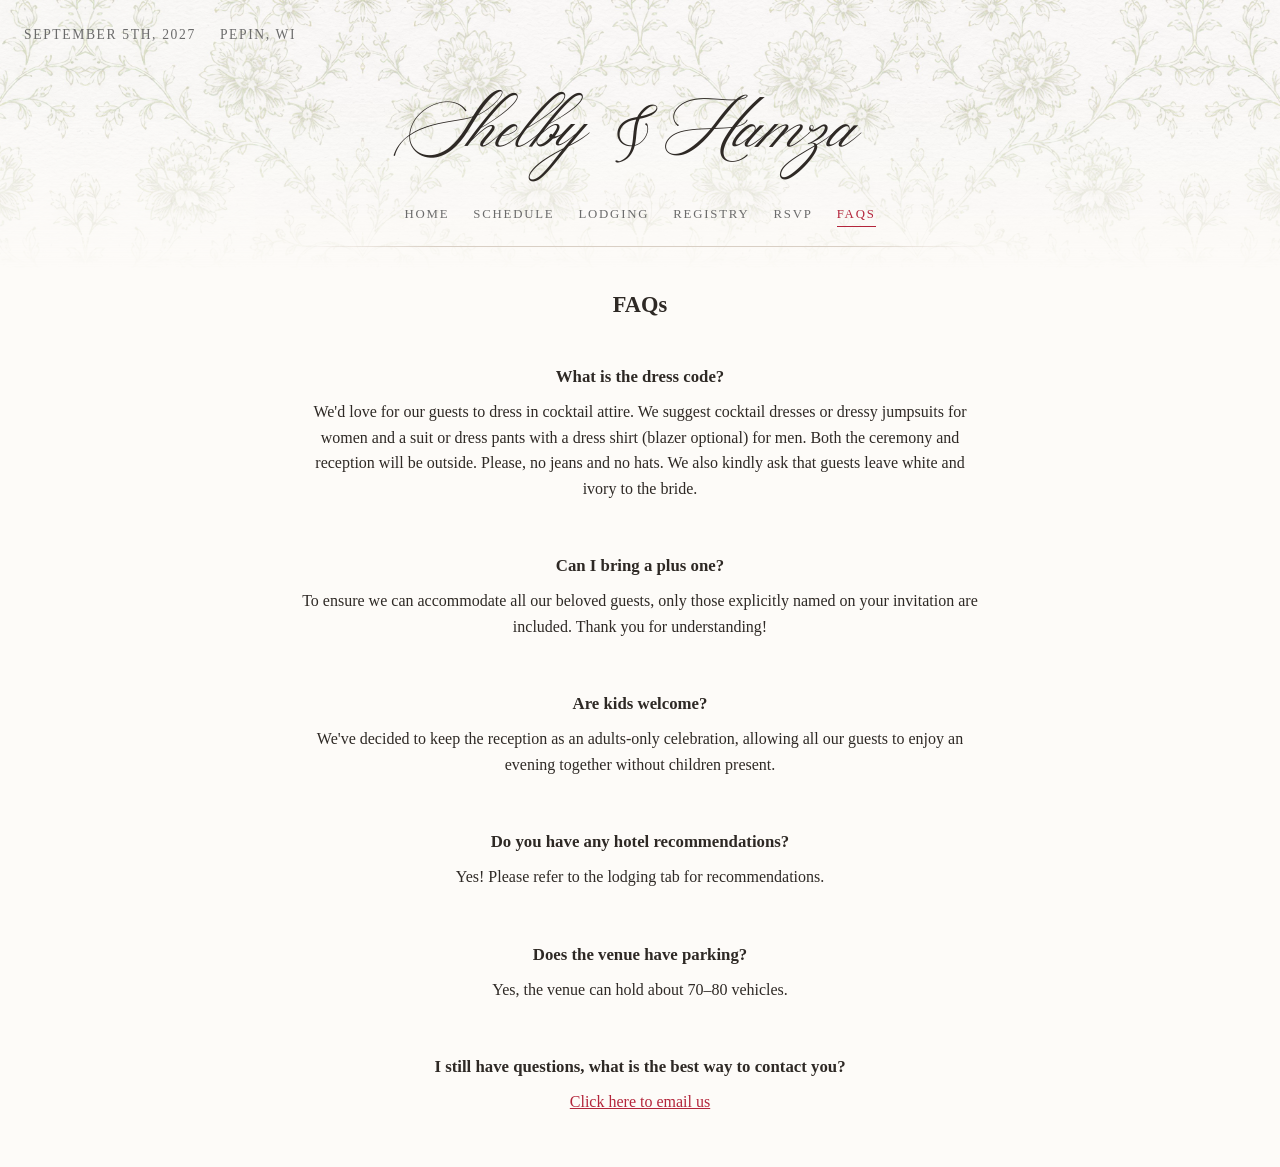
<file: faqs.html>
<!DOCTYPE html>
<html lang="en">
<head>
    <meta charset="UTF-8">
    <meta name="viewport" content="width=device-width, initial-scale=1.0">
    <title>FAQs — Shelby &amp; Hamza</title>

    <link rel="icon" type="image/png"
          href="images/174-1746878_ios-emoji-emoji-iphone-ios-heart-hearts-spin.png">

<style>

html { background: #fdfbf8; }


@font-face {
    font-family: 'Hello Bride';
    src: url('fonts/HelloBrideScript.woff') format('woff'),
         url('fonts/Hello Bride Script.ttf') format('truetype');
    font-weight: 400;
    font-style: normal;
    font-display: swap;
}

body {
    display: flex;
    flex-direction: column;
    min-height: 100vh;
    box-sizing: border-box;
    overflow-x: hidden;
    background: transparent;
    font-family: Georgia, 'Times New Roman', serif;
    line-height: 1.6;
    max-width: 45rem;
    margin: 0 auto;
    padding: 5rem 1.25rem 0;
}

img { max-width: 100%; height: auto; }

.topbar {

    position: absolute;
    top: 1.5rem;
    left: 1.5rem;
    display: flex;
    flex-wrap: wrap;
    gap: 1.5rem;
    font-size: 0.85rem;
    letter-spacing: 0.12em;
    text-transform: uppercase;
    color: #6b6b6b;
    margin: 0;
}

@media (max-width: 52rem) {
    .topbar {
        position: static;
        margin-bottom: 2.5rem;
    }
}

h1 {
    font-family: 'Hello Bride', 'Brush Script MT', Georgia, serif;
    font-weight: 400;
    font-size: clamp(3rem, 11vw, 5rem);
    line-height: 1.25;
    margin: 0;
    text-align: center;
}

a { color: #b3243a; }

.nav {
    display: flex;
    flex-wrap: wrap;
    justify-content: center;
    gap: 1.5rem;
    margin: 1.5rem 0 2.5rem;
    padding-bottom: 1.25rem;
    border-bottom: 1px solid #ddd;
}

.nav a {
    font-size: 0.8rem;
    letter-spacing: 0.14em;
    text-transform: uppercase;
    text-decoration: none;
    color: #6b6b6b;
}

.nav a:hover { color: #b3243a; }

.nav a[aria-current="page"] {
    color: #b3243a;
    border-bottom: 1px solid #b3243a;
    padding-bottom: 2px;
}

h2 { font-size: 1.4rem; margin: 0 0 1.5rem; text-align: center; }

.faq { text-align: center; }

.faq h3 {
    font-size: 1.05rem;
    margin-bottom: 0.5rem;
}

.faq h3 + p {
    margin: 0 0 3.25rem;
}

.placeholder { color: #6b6b6b; }




/* ---------- fade in on scroll ---------- */

.reveal {
    opacity: 0;
    transform: translateY(16px);
    transition: opacity 0.8s ease, transform 0.8s ease;
}

.reveal.is-in {
    opacity: 1;
    transform: none;
}

@media (prefers-reduced-motion: reduce) {
    .reveal, .reveal.is-in {
        opacity: 1;
        transform: none;
        transition: none;
    }
}




/* ---------- floral band behind the header ---------- */

.topfloral {
    position: absolute;
    top: 0;
    left: 0;
    z-index: -1;              /* sits behind the names and nav */
    width: 100%;
    height: clamp(13rem, 30vw, 17rem);
    /* tiled small rather than blown up to cover - more of the pattern
       shows and it stays sharp (the file is a mirrored pair, so the
       horizontal repeat has no seam) */
    background: url('images/top-floral.jpg') top center / auto 26rem repeat-x;
    opacity: 0.38;
    pointer-events: none;

    /* dissolve into the page at the bottom */
    -webkit-mask-image: linear-gradient(to bottom, #000 0%, #000 38%, transparent 100%);
            mask-image: linear-gradient(to bottom, #000 0%, #000 38%, transparent 100%);
}

/* Animates in only when arriving from a page that has no band
   (see the referrer check in <head>). */
.sides-enter .topfloral {
    animation: band-in 1.4s cubic-bezier(0.22, 0.61, 0.36, 1) both;
}

@keyframes band-in {
    from { opacity: 0;    transform: translateY(-1.75rem); }
    to   { opacity: 0.38; transform: translateY(0); }
}

@media (prefers-reduced-motion: reduce) {
    .sides-enter .topfloral { animation: none; opacity: 0.38; }
}




/* Leaving for the home page: play the band out before navigating. */
.sides-leave .topfloral {
    animation: band-out 0.55s ease-in both;
}

@keyframes band-out {
    from { opacity: 0.38; transform: translateY(0); }
    to   { opacity: 0;    transform: translateY(-1.75rem); }
}

@media (prefers-reduced-motion: reduce) {
    .sides-leave .topfloral { animation: none; }
}





/* ---------- polish ---------- */

body { color: #2e2925; }

::selection { background: #f3dce0; color: #2e2925; }

a { transition: color 0.2s ease; }

/* softer divider under the nav: fades out at both ends */
.nav {
    border-bottom: 0;
    background: linear-gradient(to right, transparent, #d9cfc4 20%, #d9cfc4 80%, transparent)
                bottom / 100% 1px no-repeat;
}

.nav a { transition: color 0.2s ease; }

/* cards on lodging / registry */
.stay, .gift {
    background: #fff;
    border-color: #ece4da;
    border-radius: 10px;
    box-shadow: 0 1px 2px rgba(60, 40, 30, 0.04), 0 8px 24px -12px rgba(60, 40, 30, 0.12);
    transition: transform 0.3s ease, box-shadow 0.3s ease;
}

.stay:hover, .gift:hover {
    transform: translateY(-3px);
    box-shadow: 0 2px 4px rgba(60, 40, 30, 0.05), 0 14px 32px -12px rgba(60, 40, 30, 0.18);
}

/* buttons: rounder, fill with the accent on hover */
.book, .send, .btn, .cal button, .choice {
    border-radius: 999px;
    transition: background 0.2s ease, color 0.2s ease, border-color 0.2s ease;
}

.book, .send, .btn, .cal button { border-color: #b3243a; color: #b3243a; background: transparent; }

.book:hover, .send:hover, .btn:hover, .btn.primary:hover, .cal button:hover {
    background: #b3243a;
    color: #fff;
}

.lookup input { border-radius: 999px; padding-left: 1.1rem; border-color: #d9cfc4; background: #fff; }

/* home: name over the photos reads better with a soft shadow */
.marquee__label { text-shadow: 0 2px 18px rgba(0, 0, 0, 0.45); }

/* home: thin rules between the countdown numbers */
.countdown__unit + .countdown__unit {
    border-left: 1px solid #e6ddd2;
    padding-left: 2.5rem;
}

@media (max-width: 34rem) {
    .countdown__unit + .countdown__unit { padding-left: 1.4rem; }
}

.links a { text-decoration-thickness: 1px; text-underline-offset: 4px; }

</style>

<script>
// Decide BEFORE first paint whether the floral panels should animate in.
// They should when you arrive from the home page or from outside; they
// should not when moving between two pages that already show them.
(function () {

    var WITH_PANELS = [
        'schedule', 'lodging', 'registry',
        'rsvp', 'faqs'
    ];

    var ref = '';
    try { ref = document.referrer || ''; } catch (e) { ref = ''; }

    var cameFromPanelPage = false;

    if (ref) {
        var path = ref.split('?')[0].split('#')[0];
        var file = path.substring(path.lastIndexOf('/') + 1).replace(/\.html$/, '');
        if (file === '') file = 'index';
        cameFromPanelPage = WITH_PANELS.indexOf(file) !== -1;
    }

    if (!cameFromPanelPage) {
        document.documentElement.className += ' sides-enter';
    }
})();
</script>

</head>

<body>

    <div class="topfloral" aria-hidden="true"></div>


    <div class="topbar">
        <span>September 5th, 2027</span>
        <span>Pepin, WI</span>
    </div>

    <h1>Shelby &amp; Hamza</h1>

    <nav class="nav">
        <a href="/">Home</a>
        <a href="/schedule">Schedule</a>
        <a href="/lodging">Lodging</a>
        <a href="/registry">Registry</a>
        <a href="/rsvp">RSVP</a>
        <a href="/faqs" aria-current="page">FAQs</a>
    </nav>


    <h2>FAQs</h2>

    <div class="faq">

        <h3>What is the dress code?</h3>
        <p>
            We'd love for our guests to dress in cocktail attire.
            We suggest cocktail dresses or dressy jumpsuits for women
            and a suit or dress pants with a dress shirt (blazer optional) for men. Both the ceremony and
            reception will be outside. Please, no jeans and no hats.
            We also kindly ask that guests leave white and ivory to
            the bride.
        </p>

        <h3>Can I bring a plus one?</h3>
        <p>
            To ensure we can accommodate all our beloved guests, only
            those explicitly named on your invitation are included.
            Thank you for understanding!
        </p>

        <h3>Are kids welcome?</h3>
        <p>
            We've decided to keep the reception as an adults-only
            celebration, allowing all our guests to enjoy an evening
            together without children present.
        </p>

        <h3>Do you have any hotel recommendations?</h3>
        <p>
            Yes! Please refer to the lodging tab for recommendations.
        </p>

        <h3>Does the venue have parking?</h3>
        <p>
            Yes, the venue can hold about 70&ndash;80 vehicles.
        </p>

        <h3>I still have questions, what is the best way to contact you?</h3>
        <p>
            <a href="mailto:hmehic13@gmail.com">Click here to email us</a>
        </p>

    </div>

<script>
(function () {

    if (!('IntersectionObserver' in window)) return;

    var els = Array.prototype.slice.call(
        document.querySelectorAll('.faq h3, .faq h3 + p')
    );
    if (!els.length) return;

    els.forEach(function (el, i) {
        el.classList.add('reveal');
        el.style.transitionDelay = Math.min(i, 4) * 0.06 + 's';
    });

    var io = new IntersectionObserver(function (entries) {
        entries.forEach(function (entry) {
            if (entry.isIntersecting) {
                entry.target.classList.add('is-in');
                io.unobserve(entry.target);
            }
        });
    }, { threshold: 0, rootMargin: '0px' });

    els.forEach(function (el) { io.observe(el); });
})();
</script>


<script>
// Clicking through to the home page: run the floral band out first,
// then navigate, so it eases away instead of vanishing.
(function () {

    var HOME = '/';
    var band = document.querySelector('.topfloral');
    if (!band) return;

    var root = document.documentElement;

    // coming back via the back button shouldn't leave the page mid-exit
    window.addEventListener('pageshow', function () {
        root.classList.remove('sides-leave');
    });

    document.addEventListener('click', function (event) {

        if (event.defaultPrevented) return;
        if (event.button !== 0) return;
        if (event.metaKey || event.ctrlKey || event.shiftKey || event.altKey) return;

        var link = event.target.closest ? event.target.closest('a') : null;
        if (!link) return;
        if (link.target && link.target !== '_self') return;

        var href = link.getAttribute('href');
        if (!href) return;
        if (href.split('?')[0].split('#')[0] !== HOME) return;

        var reduce = window.matchMedia &&
                     window.matchMedia('(prefers-reduced-motion: reduce)').matches;
        if (reduce) return;      // let the normal navigation happen

        event.preventDefault();

        var navigated = false;
        function go() {
            if (navigated) return;
            navigated = true;
            window.location.href = href;
        }

        root.classList.remove('sides-enter');
        root.classList.add('sides-leave');

        band.addEventListener('animationend', go, { once: true });
        setTimeout(go, 750);     // fallback if the animation never fires
    });
})();
</script>

</body>
</html>
</file>
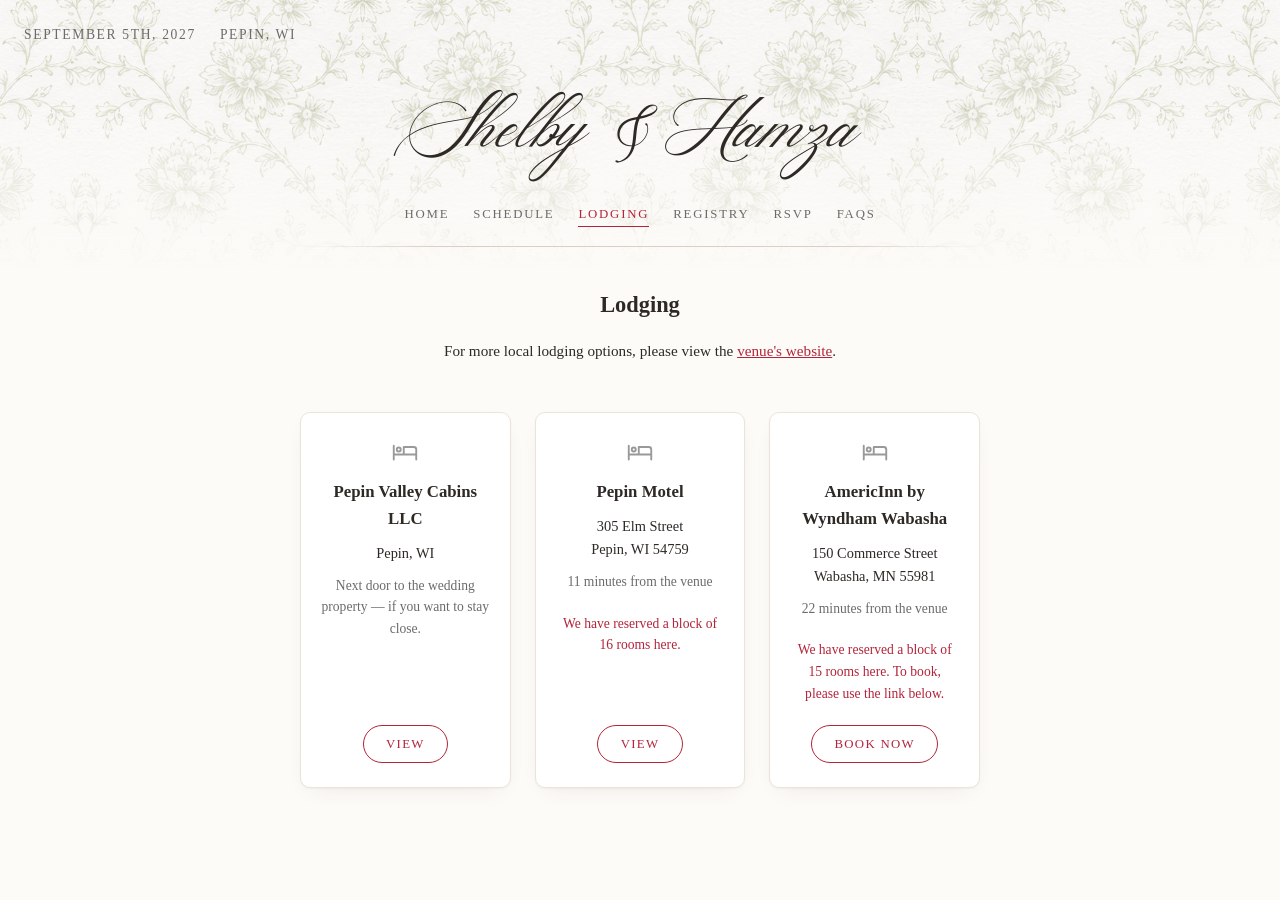
<file: lodging.html>
<!DOCTYPE html>
<html lang="en">
<head>
    <meta charset="UTF-8">
    <meta name="viewport" content="width=device-width, initial-scale=1.0">
    <title>Lodging — Shelby &amp; Hamza</title>

    <link rel="icon" type="image/png"
          href="images/174-1746878_ios-emoji-emoji-iphone-ios-heart-hearts-spin.png">

<style>

html { background: #fdfbf8; }


@font-face {
    font-family: 'Hello Bride';
    src: url('fonts/HelloBrideScript.woff') format('woff'),
         url('fonts/Hello Bride Script.ttf') format('truetype');
    font-weight: 400;
    font-style: normal;
    font-display: swap;
}

body {
    display: flex;
    flex-direction: column;
    min-height: 100vh;
    box-sizing: border-box;
    overflow-x: hidden;
    background: transparent;
    font-family: Georgia, 'Times New Roman', serif;
    line-height: 1.6;
    max-width: 45rem;
    margin: 0 auto;
    padding: 5rem 1.25rem 0;
}

img { max-width: 100%; height: auto; }

.topbar {

    position: absolute;
    top: 1.5rem;
    left: 1.5rem;
    display: flex;
    flex-wrap: wrap;
    gap: 1.5rem;
    font-size: 0.85rem;
    letter-spacing: 0.12em;
    text-transform: uppercase;
    color: #6b6b6b;
    margin: 0;
}

@media (max-width: 52rem) {
    .topbar {
        position: static;
        margin-bottom: 2.5rem;
    }
}

h1 {
    font-family: 'Hello Bride', 'Brush Script MT', Georgia, serif;
    font-weight: 400;
    font-size: clamp(3rem, 11vw, 5rem);
    line-height: 1.25;
    margin: 0;
    text-align: center;
}

a { color: #b3243a; }

.nav {
    display: flex;
    flex-wrap: wrap;
    justify-content: center;
    gap: 1.5rem;
    margin: 1.5rem 0 2.5rem;
    padding-bottom: 1.25rem;
    border-bottom: 1px solid #ddd;
}

.nav a {
    font-size: 0.8rem;
    letter-spacing: 0.14em;
    text-transform: uppercase;
    text-decoration: none;
    color: #6b6b6b;
}

.nav a:hover { color: #b3243a; }

.nav a[aria-current="page"] {
    color: #b3243a;
    border-bottom: 1px solid #b3243a;
    padding-bottom: 2px;
}

h2 { font-size: 1.4rem; margin: 0 0 1rem; text-align: center; }

.intro {
    text-align: center;
    max-width: 32rem;
    margin: 0 auto 3rem;
    font-size: 0.95rem;
}

.stays {
    display: grid;
    grid-template-columns: repeat(3, 1fr);
    gap: 1.5rem;
}

@media (max-width: 48rem) {
    .stays { grid-template-columns: 1fr; }
}

.stay {
    display: flex;
    flex-direction: column;
    text-align: center;
    border: 1px solid #ddd;
    border-radius: 3px;
    padding: 1.5rem 1.25rem;
}

.stay-icon {
    width: 30px;
    height: 30px;
    align-self: center;
    margin-bottom: 0.75rem;
    color: #999;
    fill: none;
    stroke: currentColor;
    stroke-width: 1.5;
    stroke-linecap: round;
    stroke-linejoin: round;
}

.stay h3 {
    font-size: 1.05rem;
    margin: 0 0 0.6rem;
}

.stay .addr {
    margin: 0 0 0.6rem;
    font-size: 0.9rem;
}

.stay .dist {
    margin: 0 0 1.25rem;
    font-size: 0.85rem;
    color: #6b6b6b;
}

.book {
    margin-top: auto;
    align-self: center;
    font-size: 0.8rem;
    letter-spacing: 0.1em;
    text-transform: uppercase;
    text-decoration: none;
    padding: 0.5rem 1.4rem;
    border: 1px solid #333;
    border-radius: 3px;
    color: #333;
}

.book:hover { background: #f4efe8; }

.placeholder { color: #6b6b6b; }



.stay .note {
    margin: 0 0 1.25rem;
    font-size: 0.85rem;
    color: #b3243a;
}


/* ---------- fade in on scroll ---------- */

.reveal {
    opacity: 0;
    transform: translateY(16px);
    transition: opacity 0.8s ease, transform 0.8s ease;
}

.reveal.is-in {
    opacity: 1;
    transform: none;
}

@media (prefers-reduced-motion: reduce) {
    .reveal, .reveal.is-in {
        opacity: 1;
        transform: none;
        transition: none;
    }
}




/* ---------- floral band behind the header ---------- */

.topfloral {
    position: absolute;
    top: 0;
    left: 0;
    z-index: -1;              /* sits behind the names and nav */
    width: 100%;
    height: clamp(13rem, 30vw, 17rem);
    /* tiled small rather than blown up to cover - more of the pattern
       shows and it stays sharp (the file is a mirrored pair, so the
       horizontal repeat has no seam) */
    background: url('images/top-floral.jpg') top center / auto 26rem repeat-x;
    opacity: 0.38;
    pointer-events: none;

    /* dissolve into the page at the bottom */
    -webkit-mask-image: linear-gradient(to bottom, #000 0%, #000 38%, transparent 100%);
            mask-image: linear-gradient(to bottom, #000 0%, #000 38%, transparent 100%);
}

/* Animates in only when arriving from a page that has no band
   (see the referrer check in <head>). */
.sides-enter .topfloral {
    animation: band-in 1.4s cubic-bezier(0.22, 0.61, 0.36, 1) both;
}

@keyframes band-in {
    from { opacity: 0;    transform: translateY(-1.75rem); }
    to   { opacity: 0.38; transform: translateY(0); }
}

@media (prefers-reduced-motion: reduce) {
    .sides-enter .topfloral { animation: none; opacity: 0.38; }
}




/* Leaving for the home page: play the band out before navigating. */
.sides-leave .topfloral {
    animation: band-out 0.55s ease-in both;
}

@keyframes band-out {
    from { opacity: 0.38; transform: translateY(0); }
    to   { opacity: 0;    transform: translateY(-1.75rem); }
}

@media (prefers-reduced-motion: reduce) {
    .sides-leave .topfloral { animation: none; }
}





/* ---------- polish ---------- */

body { color: #2e2925; }

::selection { background: #f3dce0; color: #2e2925; }

a { transition: color 0.2s ease; }

/* softer divider under the nav: fades out at both ends */
.nav {
    border-bottom: 0;
    background: linear-gradient(to right, transparent, #d9cfc4 20%, #d9cfc4 80%, transparent)
                bottom / 100% 1px no-repeat;
}

.nav a { transition: color 0.2s ease; }

/* cards on lodging / registry */
.stay, .gift {
    background: #fff;
    border-color: #ece4da;
    border-radius: 10px;
    box-shadow: 0 1px 2px rgba(60, 40, 30, 0.04), 0 8px 24px -12px rgba(60, 40, 30, 0.12);
    transition: transform 0.3s ease, box-shadow 0.3s ease;
}

.stay:hover, .gift:hover {
    transform: translateY(-3px);
    box-shadow: 0 2px 4px rgba(60, 40, 30, 0.05), 0 14px 32px -12px rgba(60, 40, 30, 0.18);
}

/* buttons: rounder, fill with the accent on hover */
.book, .send, .btn, .cal button, .choice {
    border-radius: 999px;
    transition: background 0.2s ease, color 0.2s ease, border-color 0.2s ease;
}

.book, .send, .btn, .cal button { border-color: #b3243a; color: #b3243a; background: transparent; }

.book:hover, .send:hover, .btn:hover, .btn.primary:hover, .cal button:hover {
    background: #b3243a;
    color: #fff;
}

.lookup input { border-radius: 999px; padding-left: 1.1rem; border-color: #d9cfc4; background: #fff; }

/* home: name over the photos reads better with a soft shadow */
.marquee__label { text-shadow: 0 2px 18px rgba(0, 0, 0, 0.45); }

/* home: thin rules between the countdown numbers */
.countdown__unit + .countdown__unit {
    border-left: 1px solid #e6ddd2;
    padding-left: 2.5rem;
}

@media (max-width: 34rem) {
    .countdown__unit + .countdown__unit { padding-left: 1.4rem; }
}

.links a { text-decoration-thickness: 1px; text-underline-offset: 4px; }

</style>

<script>
// Decide BEFORE first paint whether the floral panels should animate in.
// They should when you arrive from the home page or from outside; they
// should not when moving between two pages that already show them.
(function () {

    var WITH_PANELS = [
        'schedule', 'lodging', 'registry',
        'rsvp', 'faqs'
    ];

    var ref = '';
    try { ref = document.referrer || ''; } catch (e) { ref = ''; }

    var cameFromPanelPage = false;

    if (ref) {
        var path = ref.split('?')[0].split('#')[0];
        var file = path.substring(path.lastIndexOf('/') + 1).replace(/\.html$/, '');
        if (file === '') file = 'index';
        cameFromPanelPage = WITH_PANELS.indexOf(file) !== -1;
    }

    if (!cameFromPanelPage) {
        document.documentElement.className += ' sides-enter';
    }
})();
</script>

</head>

<body>

    <div class="topfloral" aria-hidden="true"></div>


    <div class="topbar">
        <span>September 5th, 2027</span>
        <span>Pepin, WI</span>
    </div>

    <h1>Shelby &amp; Hamza</h1>

    <nav class="nav">
        <a href="/">Home</a>
        <a href="/schedule">Schedule</a>
        <a href="/lodging" aria-current="page">Lodging</a>
        <a href="/registry">Registry</a>
        <a href="/rsvp">RSVP</a>
        <a href="/faqs">FAQs</a>
    </nav>


    <h2>Lodging</h2>

    <p class="intro">
        For more local lodging options, please view the
        <a href="https://www.hiddenmeadowandbarn.com/local-lodging"
           target="_blank" rel="noopener">venue's website</a>.
    </p>

    <div class="stays">

        <div class="stay">
            <svg class="stay-icon" viewBox="0 0 24 24" aria-hidden="true">
                <path d="M3 7v11M3 14h18M21 18v-8a2 2 0 0 0-2-2h-8v6"/>
                <circle cx="7" cy="10" r="1.6"/>
            </svg>
            <h3>Pepin Valley Cabins LLC</h3>
            <p class="addr">Pepin, WI</p>
            <p class="dist">Next door to the wedding property &mdash; if you want to stay close.</p>
            <a class="book"
               href="https://www.facebook.com/people/Pepin-Valley-Cabins-LLC/100063291336744/"
               target="_blank" rel="noopener">View</a>
        </div>

        <div class="stay">
            <svg class="stay-icon" viewBox="0 0 24 24" aria-hidden="true">
                <path d="M3 7v11M3 14h18M21 18v-8a2 2 0 0 0-2-2h-8v6"/>
                <circle cx="7" cy="10" r="1.6"/>
            </svg>
            <h3>Pepin Motel</h3>
            <p class="addr">305 Elm Street<br>Pepin, WI 54759</p>
            <p class="dist">11 minutes from the venue</p>
            <p class="note">We have reserved a block of 16 rooms here.</p>
            <a class="book"
               href="https://www.pepinmotel.com/"
               target="_blank" rel="noopener">View</a>
        </div>

        <div class="stay">
            <svg class="stay-icon" viewBox="0 0 24 24" aria-hidden="true">
                <path d="M3 7v11M3 14h18M21 18v-8a2 2 0 0 0-2-2h-8v6"/>
                <circle cx="7" cy="10" r="1.6"/>
            </svg>
            <h3>AmericInn by Wyndham Wabasha</h3>
            <p class="addr">150 Commerce Street<br>Wabasha, MN 55981</p>
            <p class="dist">22 minutes from the venue</p>
            <p class="note">
                We have reserved a block of 15 rooms here.
                To book, please use the link below.
            </p>
            <a class="book"
               href="https://groups.wyndhamhotels.com/housing/wilson-hanza-wedding-oah2n9u8"
               target="_blank" rel="noopener">Book now</a>
        </div>

    </div>

<script>
(function () {

    if (!('IntersectionObserver' in window)) return;

    var els = Array.prototype.slice.call(
        document.querySelectorAll('.intro, .stay')
    );
    if (!els.length) return;

    els.forEach(function (el, i) {
        el.classList.add('reveal');
        el.style.transitionDelay = Math.min(i, 4) * 0.06 + 's';
    });

    var io = new IntersectionObserver(function (entries) {
        entries.forEach(function (entry) {
            if (entry.isIntersecting) {
                entry.target.classList.add('is-in');
                io.unobserve(entry.target);
            }
        });
    }, { threshold: 0, rootMargin: '0px' });

    els.forEach(function (el) { io.observe(el); });
})();
</script>


<script>
// Clicking through to the home page: run the floral band out first,
// then navigate, so it eases away instead of vanishing.
(function () {

    var HOME = '/';
    var band = document.querySelector('.topfloral');
    if (!band) return;

    var root = document.documentElement;

    // coming back via the back button shouldn't leave the page mid-exit
    window.addEventListener('pageshow', function () {
        root.classList.remove('sides-leave');
    });

    document.addEventListener('click', function (event) {

        if (event.defaultPrevented) return;
        if (event.button !== 0) return;
        if (event.metaKey || event.ctrlKey || event.shiftKey || event.altKey) return;

        var link = event.target.closest ? event.target.closest('a') : null;
        if (!link) return;
        if (link.target && link.target !== '_self') return;

        var href = link.getAttribute('href');
        if (!href) return;
        if (href.split('?')[0].split('#')[0] !== HOME) return;

        var reduce = window.matchMedia &&
                     window.matchMedia('(prefers-reduced-motion: reduce)').matches;
        if (reduce) return;      // let the normal navigation happen

        event.preventDefault();

        var navigated = false;
        function go() {
            if (navigated) return;
            navigated = true;
            window.location.href = href;
        }

        root.classList.remove('sides-enter');
        root.classList.add('sides-leave');

        band.addEventListener('animationend', go, { once: true });
        setTimeout(go, 750);     // fallback if the animation never fires
    });
})();
</script>

</body>
</html>
</file>
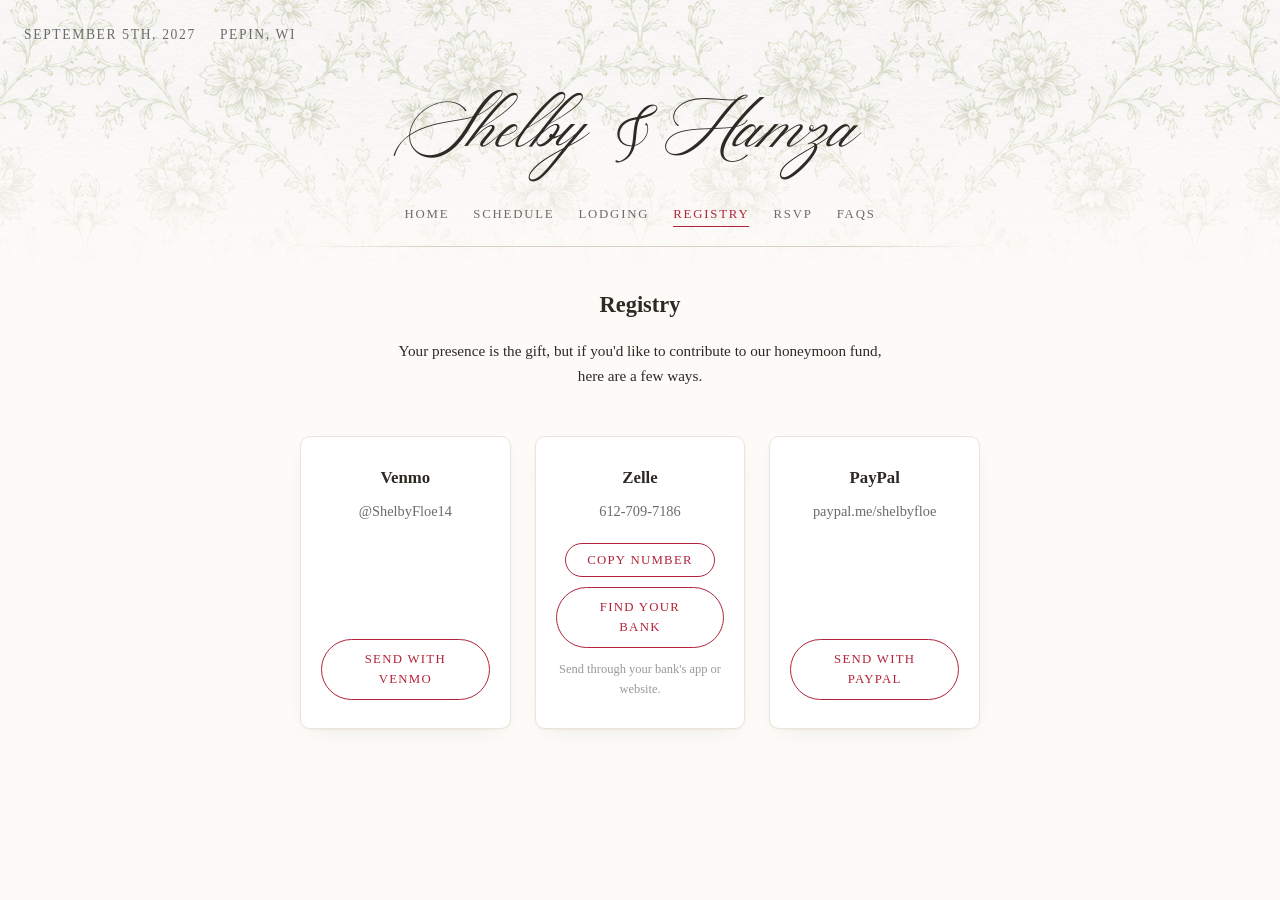
<file: registry.html>
<!DOCTYPE html>
<html lang="en">
<head>
    <meta charset="UTF-8">
    <meta name="viewport" content="width=device-width, initial-scale=1.0">
    <title>Registry — Shelby &amp; Hamza</title>

    <link rel="icon" type="image/png"
          href="images/174-1746878_ios-emoji-emoji-iphone-ios-heart-hearts-spin.png">

<style>

html { background: #fdfbf8; }


@font-face {
    font-family: 'Hello Bride';
    src: url('fonts/HelloBrideScript.woff') format('woff'),
         url('fonts/Hello Bride Script.ttf') format('truetype');
    font-weight: 400;
    font-style: normal;
    font-display: swap;
}

body {
    display: flex;
    flex-direction: column;
    min-height: 100vh;
    box-sizing: border-box;
    overflow-x: hidden;
    background: transparent;
    font-family: Georgia, 'Times New Roman', serif;
    line-height: 1.6;
    max-width: 45rem;
    margin: 0 auto;
    padding: 5rem 1.25rem 0;
}

img { max-width: 100%; height: auto; }

.topbar {

    position: absolute;
    top: 1.5rem;
    left: 1.5rem;
    display: flex;
    flex-wrap: wrap;
    gap: 1.5rem;
    font-size: 0.85rem;
    letter-spacing: 0.12em;
    text-transform: uppercase;
    color: #6b6b6b;
    margin: 0;
}

@media (max-width: 52rem) {
    .topbar {
        position: static;
        margin-bottom: 2.5rem;
    }
}

h1 {
    font-family: 'Hello Bride', 'Brush Script MT', Georgia, serif;
    font-weight: 400;
    font-size: clamp(3rem, 11vw, 5rem);
    line-height: 1.25;
    margin: 0;
    text-align: center;
}

a { color: #b3243a; }

.nav {
    display: flex;
    flex-wrap: wrap;
    justify-content: center;
    gap: 1.5rem;
    margin: 1.5rem 0 2.5rem;
    padding-bottom: 1.25rem;
    border-bottom: 1px solid #ddd;
}

.nav a {
    font-size: 0.8rem;
    letter-spacing: 0.14em;
    text-transform: uppercase;
    text-decoration: none;
    color: #6b6b6b;
}

.nav a:hover { color: #b3243a; }

.nav a[aria-current="page"] {
    color: #b3243a;
    border-bottom: 1px solid #b3243a;
    padding-bottom: 2px;
}

h2 { font-size: 1.4rem; margin: 0 0 1rem; text-align: center; }

.intro {
    text-align: center;
    max-width: 32rem;
    margin: 0 auto 3rem;
    font-size: 0.95rem;
}

.gifts {
    display: grid;
    grid-template-columns: repeat(3, 1fr);
    gap: 1.5rem;
}

@media (max-width: 40rem) {
    .gifts { grid-template-columns: 1fr; }
}

.gift {
    display: flex;
    flex-direction: column;
    text-align: center;
    border: 1px solid #ddd;
    border-radius: 3px;
    padding: 1.75rem 1.25rem;
}

.gift h3 {
    font-size: 1.05rem;
    margin: 0 0 0.5rem;
}

.gift .handle {
    margin: 0 0 1.25rem;
    font-size: 0.9rem;
    color: #6b6b6b;
    word-break: break-word;
}

.gift .hint {
    margin: 0.75rem 0 0;
    font-size: 0.78rem;
    color: #999;
}

.send {
    margin-top: auto;
    align-self: center;
    font-family: inherit;
    font-size: 0.8rem;
    letter-spacing: 0.1em;
    text-transform: uppercase;
    text-decoration: none;
    padding: 0.55rem 1.3rem;
    border: 1px solid #333;
    border-radius: 3px;
    background: #fdfbf8;
    color: #333;
    cursor: pointer;
}

.send:hover { background: #f4efe8; }

.send-alt {
    margin-top: 0.6rem;
}

.placeholder { color: #6b6b6b; }




/* ---------- fade in on scroll ---------- */

.reveal {
    opacity: 0;
    transform: translateY(16px);
    transition: opacity 0.8s ease, transform 0.8s ease;
}

.reveal.is-in {
    opacity: 1;
    transform: none;
}

@media (prefers-reduced-motion: reduce) {
    .reveal, .reveal.is-in {
        opacity: 1;
        transform: none;
        transition: none;
    }
}




/* ---------- floral band behind the header ---------- */

.topfloral {
    position: absolute;
    top: 0;
    left: 0;
    z-index: -1;              /* sits behind the names and nav */
    width: 100%;
    height: clamp(13rem, 30vw, 17rem);
    /* tiled small rather than blown up to cover - more of the pattern
       shows and it stays sharp (the file is a mirrored pair, so the
       horizontal repeat has no seam) */
    background: url('images/top-floral.jpg') top center / auto 26rem repeat-x;
    opacity: 0.38;
    pointer-events: none;

    /* dissolve into the page at the bottom */
    -webkit-mask-image: linear-gradient(to bottom, #000 0%, #000 38%, transparent 100%);
            mask-image: linear-gradient(to bottom, #000 0%, #000 38%, transparent 100%);
}

/* Animates in only when arriving from a page that has no band
   (see the referrer check in <head>). */
.sides-enter .topfloral {
    animation: band-in 1.4s cubic-bezier(0.22, 0.61, 0.36, 1) both;
}

@keyframes band-in {
    from { opacity: 0;    transform: translateY(-1.75rem); }
    to   { opacity: 0.38; transform: translateY(0); }
}

@media (prefers-reduced-motion: reduce) {
    .sides-enter .topfloral { animation: none; opacity: 0.38; }
}




/* Leaving for the home page: play the band out before navigating. */
.sides-leave .topfloral {
    animation: band-out 0.55s ease-in both;
}

@keyframes band-out {
    from { opacity: 0.38; transform: translateY(0); }
    to   { opacity: 0;    transform: translateY(-1.75rem); }
}

@media (prefers-reduced-motion: reduce) {
    .sides-leave .topfloral { animation: none; }
}





/* ---------- polish ---------- */

body { color: #2e2925; }

::selection { background: #f3dce0; color: #2e2925; }

a { transition: color 0.2s ease; }

/* softer divider under the nav: fades out at both ends */
.nav {
    border-bottom: 0;
    background: linear-gradient(to right, transparent, #d9cfc4 20%, #d9cfc4 80%, transparent)
                bottom / 100% 1px no-repeat;
}

.nav a { transition: color 0.2s ease; }

/* cards on lodging / registry */
.stay, .gift {
    background: #fff;
    border-color: #ece4da;
    border-radius: 10px;
    box-shadow: 0 1px 2px rgba(60, 40, 30, 0.04), 0 8px 24px -12px rgba(60, 40, 30, 0.12);
    transition: transform 0.3s ease, box-shadow 0.3s ease;
}

.stay:hover, .gift:hover {
    transform: translateY(-3px);
    box-shadow: 0 2px 4px rgba(60, 40, 30, 0.05), 0 14px 32px -12px rgba(60, 40, 30, 0.18);
}

/* buttons: rounder, fill with the accent on hover */
.book, .send, .btn, .cal button, .choice {
    border-radius: 999px;
    transition: background 0.2s ease, color 0.2s ease, border-color 0.2s ease;
}

.book, .send, .btn, .cal button { border-color: #b3243a; color: #b3243a; background: transparent; }

.book:hover, .send:hover, .btn:hover, .btn.primary:hover, .cal button:hover {
    background: #b3243a;
    color: #fff;
}

.lookup input { border-radius: 999px; padding-left: 1.1rem; border-color: #d9cfc4; background: #fff; }

/* home: name over the photos reads better with a soft shadow */
.marquee__label { text-shadow: 0 2px 18px rgba(0, 0, 0, 0.45); }

/* home: thin rules between the countdown numbers */
.countdown__unit + .countdown__unit {
    border-left: 1px solid #e6ddd2;
    padding-left: 2.5rem;
}

@media (max-width: 34rem) {
    .countdown__unit + .countdown__unit { padding-left: 1.4rem; }
}

.links a { text-decoration-thickness: 1px; text-underline-offset: 4px; }

</style>

<script>
// Decide BEFORE first paint whether the floral panels should animate in.
// They should when you arrive from the home page or from outside; they
// should not when moving between two pages that already show them.
(function () {

    var WITH_PANELS = [
        'schedule', 'lodging', 'registry',
        'rsvp', 'faqs'
    ];

    var ref = '';
    try { ref = document.referrer || ''; } catch (e) { ref = ''; }

    var cameFromPanelPage = false;

    if (ref) {
        var path = ref.split('?')[0].split('#')[0];
        var file = path.substring(path.lastIndexOf('/') + 1).replace(/\.html$/, '');
        if (file === '') file = 'index';
        cameFromPanelPage = WITH_PANELS.indexOf(file) !== -1;
    }

    if (!cameFromPanelPage) {
        document.documentElement.className += ' sides-enter';
    }
})();
</script>

</head>

<body>

    <div class="topfloral" aria-hidden="true"></div>


    <div class="topbar">
        <span>September 5th, 2027</span>
        <span>Pepin, WI</span>
    </div>

    <h1>Shelby &amp; Hamza</h1>

    <nav class="nav">
        <a href="/">Home</a>
        <a href="/schedule">Schedule</a>
        <a href="/lodging">Lodging</a>
        <a href="/registry" aria-current="page">Registry</a>
        <a href="/rsvp">RSVP</a>
        <a href="/faqs">FAQs</a>
    </nav>


    <h2>Registry</h2>

    <p class="intro">
        Your presence is the gift, but if you'd like to
        contribute to our honeymoon fund, here are a few ways.
    </p>

    <div class="gifts">

        <div class="gift">
            <h3>Venmo</h3>
            <p class="handle">&#64;ShelbyFloe14</p>
            <a class="send"
               href="https://venmo.com/u/ShelbyFloe14"
               target="_blank" rel="noopener">Send with Venmo</a>
        </div>

        <div class="gift">
            <h3>Zelle</h3>
            <p class="handle" id="zelleNum">612-709-7186</p>

            <button class="send" id="zelleCopy">Copy number</button>

            <a class="send send-alt"
               href="https://www.zellepay.com/get-started"
               target="_blank" rel="noopener">Find your bank</a>

            <p class="hint">Send through your bank's app or website.</p>
        </div>

        <div class="gift">
            <h3>PayPal</h3>
            <p class="handle">paypal.me/shelbyfloe</p>
            <a class="send"
               href="https://paypal.me/shelbyfloe"
               target="_blank" rel="noopener">Send with PayPal</a>
        </div>

    </div>

<script>

document.getElementById('zelleCopy').addEventListener('click', function () {
    const btn = this;
    const number = document.getElementById('zelleNum').textContent.trim();

    navigator.clipboard.writeText(number).then(function () {
        btn.textContent = 'Copied';
        setTimeout(function () { btn.textContent = 'Copy number'; }, 2000);
    }).catch(function () {

        btn.textContent = 'Copy failed';
        setTimeout(function () { btn.textContent = 'Copy number'; }, 2000);
    });
});

</script>



<script>
(function () {

    if (!('IntersectionObserver' in window)) return;

    var els = Array.prototype.slice.call(
        document.querySelectorAll('.intro, .gift')
    );
    if (!els.length) return;

    els.forEach(function (el, i) {
        el.classList.add('reveal');
        el.style.transitionDelay = Math.min(i, 4) * 0.06 + 's';
    });

    var io = new IntersectionObserver(function (entries) {
        entries.forEach(function (entry) {
            if (entry.isIntersecting) {
                entry.target.classList.add('is-in');
                io.unobserve(entry.target);
            }
        });
    }, { threshold: 0, rootMargin: '0px' });

    els.forEach(function (el) { io.observe(el); });
})();
</script>


<script>
// Clicking through to the home page: run the floral band out first,
// then navigate, so it eases away instead of vanishing.
(function () {

    var HOME = '/';
    var band = document.querySelector('.topfloral');
    if (!band) return;

    var root = document.documentElement;

    // coming back via the back button shouldn't leave the page mid-exit
    window.addEventListener('pageshow', function () {
        root.classList.remove('sides-leave');
    });

    document.addEventListener('click', function (event) {

        if (event.defaultPrevented) return;
        if (event.button !== 0) return;
        if (event.metaKey || event.ctrlKey || event.shiftKey || event.altKey) return;

        var link = event.target.closest ? event.target.closest('a') : null;
        if (!link) return;
        if (link.target && link.target !== '_self') return;

        var href = link.getAttribute('href');
        if (!href) return;
        if (href.split('?')[0].split('#')[0] !== HOME) return;

        var reduce = window.matchMedia &&
                     window.matchMedia('(prefers-reduced-motion: reduce)').matches;
        if (reduce) return;      // let the normal navigation happen

        event.preventDefault();

        var navigated = false;
        function go() {
            if (navigated) return;
            navigated = true;
            window.location.href = href;
        }

        root.classList.remove('sides-enter');
        root.classList.add('sides-leave');

        band.addEventListener('animationend', go, { once: true });
        setTimeout(go, 750);     // fallback if the animation never fires
    });
})();
</script>

</body>
</html>
</file>
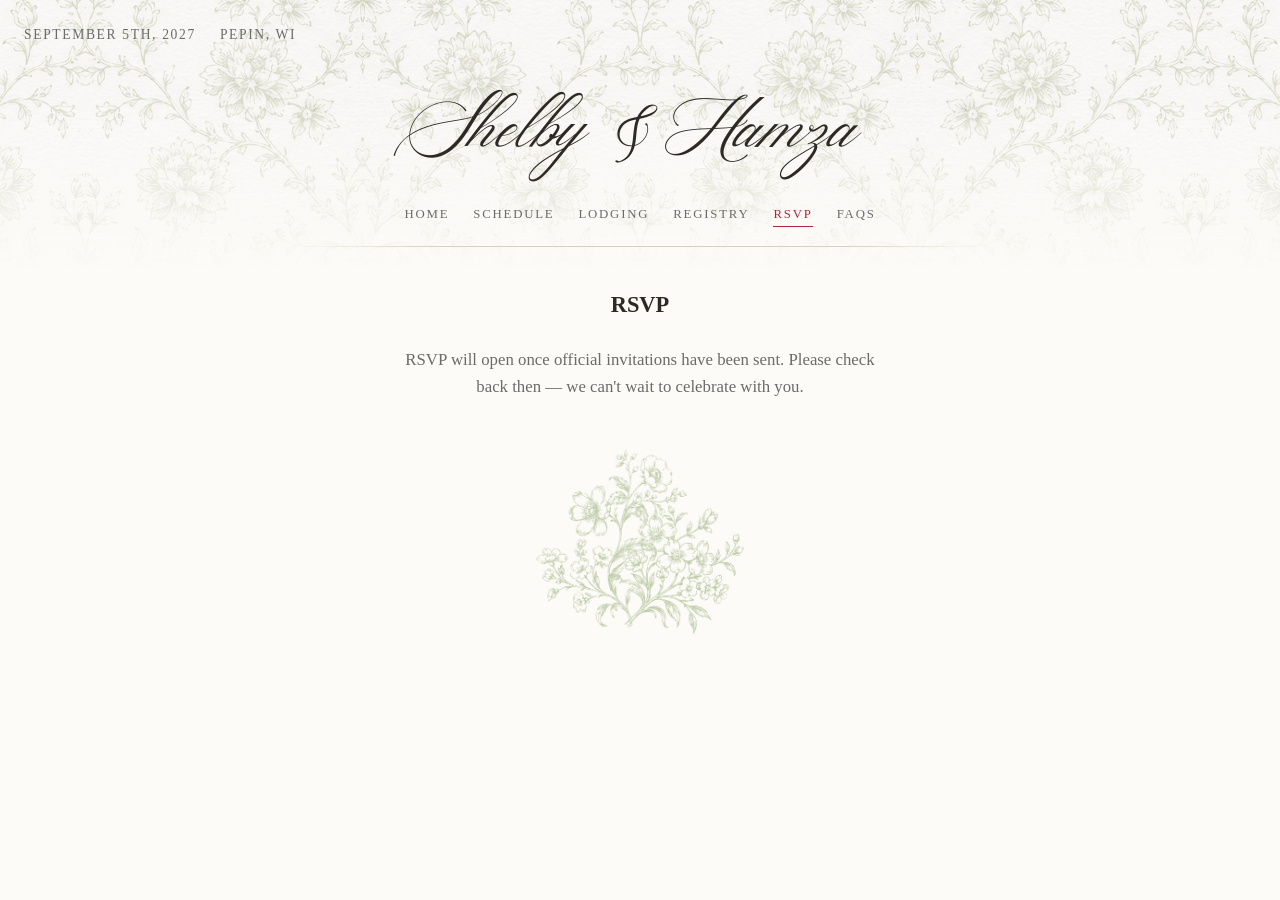
<file: rsvp.html>
<!DOCTYPE html>
<html lang="en">
<head>
    <meta charset="UTF-8">
    <meta name="viewport" content="width=device-width, initial-scale=1.0">
    <title>RSVP — Shelby &amp; Hamza</title>

    <link rel="icon" type="image/png"
          href="images/174-1746878_ios-emoji-emoji-iphone-ios-heart-hearts-spin.png">

<style>

html { background: #fdfbf8; }


@font-face {
    font-family: 'Hello Bride';
    src: url('fonts/HelloBrideScript.woff') format('woff'),
         url('fonts/Hello Bride Script.ttf') format('truetype');
    font-weight: 400;
    font-style: normal;
    font-display: swap;
}

body {
    display: flex;
    flex-direction: column;
    min-height: 100vh;
    box-sizing: border-box;
    overflow-x: hidden;
    background: transparent;
    font-family: Georgia, 'Times New Roman', serif;
    line-height: 1.6;
    max-width: 45rem;
    margin: 0 auto;
    padding: 5rem 1.25rem 0;
}

img { max-width: 100%; height: auto; }

.topbar {

    position: absolute;
    top: 1.5rem;
    left: 1.5rem;
    display: flex;
    flex-wrap: wrap;
    gap: 1.5rem;
    font-size: 0.85rem;
    letter-spacing: 0.12em;
    text-transform: uppercase;
    color: #6b6b6b;
    margin: 0;
}

@media (max-width: 52rem) {
    .topbar {
        position: static;
        margin-bottom: 2.5rem;
    }
}

h1 {
    font-family: 'Hello Bride', 'Brush Script MT', Georgia, serif;
    font-weight: 400;
    font-size: clamp(3rem, 11vw, 5rem);
    line-height: 1.25;
    margin: 0;
    text-align: center;
}

a { color: #b3243a; }

.nav {
    display: flex;
    flex-wrap: wrap;
    justify-content: center;
    gap: 1.5rem;
    margin: 1.5rem 0 2.5rem;
    padding-bottom: 1.25rem;
    border-bottom: 1px solid #ddd;
}

.nav a {
    font-size: 0.8rem;
    letter-spacing: 0.14em;
    text-transform: uppercase;
    text-decoration: none;
    color: #6b6b6b;
}

.nav a:hover { color: #b3243a; }

.nav a[aria-current="page"] {
    color: #b3243a;
    border-bottom: 1px solid #b3243a;
    padding-bottom: 2px;
}

h2 { font-size: 1.4rem; margin: 0 0 1.5rem; text-align: center; }

.intro {
    text-align: center;
    max-width: 30rem;
    margin: 0 auto 2.5rem;
    font-size: 0.95rem;
    color: #6b6b6b;
}

/* ---------- name lookup ---------- */

.lookup {
    display: flex;
    flex-wrap: wrap;
    justify-content: center;
    gap: 0.75rem;
    margin-bottom: 2rem;
}

.lookup input {
    font: inherit;
    font-size: 1rem;
    padding: 0.6rem 0.8rem;
    border: 1px solid #bbb;
    border-radius: 3px;
    min-width: 16rem;
    flex: 1 1 16rem;
    max-width: 22rem;
}

.lookup input:focus {
    outline: none;
    border-color: #b3243a;
}

.btn {
    font: inherit;
    font-size: 0.85rem;
    letter-spacing: 0.1em;
    text-transform: uppercase;
    padding: 0.65rem 1.4rem;
    border: 1px solid #333;
    border-radius: 3px;
    background: #fdfbf8;
    color: #333;
    cursor: pointer;
}

.btn:hover { background: #f4efe8; }

.btn.primary {
    border-color: #b3243a;
    color: #b3243a;
}

.btn.primary:hover { background: #faeef0; }

/* ---------- messages ---------- */

.message {
    text-align: center;
    margin: 1.5rem auto;
    max-width: 28rem;
}

.message.error { color: #b3243a; }

.hidden { display: none; }

/* ---------- party list ---------- */

.party { margin-top: 2.5rem; }

.guest {
    display: flex;
    flex-wrap: wrap;
    align-items: center;
    justify-content: space-between;
    gap: 1rem;
    padding: 1.1rem 0;
    border-bottom: 1px solid #eee;
}

.guest:first-child { border-top: 1px solid #eee; }

.guest-name { font-size: 1.1rem; }

.choices { display: flex; gap: 0.6rem; }

.choice {
    font: inherit;
    font-size: 0.8rem;
    letter-spacing: 0.08em;
    text-transform: uppercase;
    padding: 0.5rem 1rem;
    border: 1px solid #ccc;
    border-radius: 3px;
    background: #fff;
    color: #6b6b6b;
    cursor: pointer;
}

.choice:hover { border-color: #999; color: #333; }

.choice[aria-pressed="true"] {
    border-color: #b3243a;
    background: #b3243a;
    color: #fff;
}

.submit-row {
    text-align: center;
    margin-top: 2.5rem;
}

.notice {
    text-align: center;
    max-width: 30rem;
    margin: 0 auto;
    font-size: 1.05rem;
    color: #6b6b6b;
}

[hidden] { display: none !important; }

.footnote {
    text-align: center;
    font-size: 0.9rem;
    color: #6b6b6b;
    margin-top: 3rem;
}


/* ---------- fade in on scroll ---------- */

.reveal {
    opacity: 0;
    transform: translateY(16px);
    transition: opacity 0.8s ease, transform 0.8s ease;
}

.reveal.is-in {
    opacity: 1;
    transform: none;
}

@media (prefers-reduced-motion: reduce) {
    .reveal, .reveal.is-in {
        opacity: 1;
        transform: none;
        transition: none;
    }
}



.rsvp-art {
    display: block;
    flex: none;
    width: min(13rem, 40%);
    max-width: 13rem;
    height: auto;
    margin: 3rem auto 0;
    opacity: 0.85;
    pointer-events: none;
}

/* the reveal ends at 1 by default - keep this one at its own opacity */
.rsvp-art.reveal.is-in { opacity: 0.85; }

@media (max-width: 40rem) {
    .rsvp-art { width: 42%; margin-top: 2rem; }
}



/* ---------- floral band behind the header ---------- */

.topfloral {
    position: absolute;
    top: 0;
    left: 0;
    z-index: -1;              /* sits behind the names and nav */
    width: 100%;
    height: clamp(13rem, 30vw, 17rem);
    /* tiled small rather than blown up to cover - more of the pattern
       shows and it stays sharp (the file is a mirrored pair, so the
       horizontal repeat has no seam) */
    background: url('images/top-floral.jpg') top center / auto 26rem repeat-x;
    opacity: 0.38;
    pointer-events: none;

    /* dissolve into the page at the bottom */
    -webkit-mask-image: linear-gradient(to bottom, #000 0%, #000 38%, transparent 100%);
            mask-image: linear-gradient(to bottom, #000 0%, #000 38%, transparent 100%);
}

/* Animates in only when arriving from a page that has no band
   (see the referrer check in <head>). */
.sides-enter .topfloral {
    animation: band-in 1.4s cubic-bezier(0.22, 0.61, 0.36, 1) both;
}

@keyframes band-in {
    from { opacity: 0;    transform: translateY(-1.75rem); }
    to   { opacity: 0.38; transform: translateY(0); }
}

@media (prefers-reduced-motion: reduce) {
    .sides-enter .topfloral { animation: none; opacity: 0.38; }
}




/* Leaving for the home page: play the band out before navigating. */
.sides-leave .topfloral {
    animation: band-out 0.55s ease-in both;
}

@keyframes band-out {
    from { opacity: 0.38; transform: translateY(0); }
    to   { opacity: 0;    transform: translateY(-1.75rem); }
}

@media (prefers-reduced-motion: reduce) {
    .sides-leave .topfloral { animation: none; }
}





/* ---------- polish ---------- */

body { color: #2e2925; }

::selection { background: #f3dce0; color: #2e2925; }

a { transition: color 0.2s ease; }

/* softer divider under the nav: fades out at both ends */
.nav {
    border-bottom: 0;
    background: linear-gradient(to right, transparent, #d9cfc4 20%, #d9cfc4 80%, transparent)
                bottom / 100% 1px no-repeat;
}

.nav a { transition: color 0.2s ease; }

/* cards on lodging / registry */
.stay, .gift {
    background: #fff;
    border-color: #ece4da;
    border-radius: 10px;
    box-shadow: 0 1px 2px rgba(60, 40, 30, 0.04), 0 8px 24px -12px rgba(60, 40, 30, 0.12);
    transition: transform 0.3s ease, box-shadow 0.3s ease;
}

.stay:hover, .gift:hover {
    transform: translateY(-3px);
    box-shadow: 0 2px 4px rgba(60, 40, 30, 0.05), 0 14px 32px -12px rgba(60, 40, 30, 0.18);
}

/* buttons: rounder, fill with the accent on hover */
.book, .send, .btn, .cal button, .choice {
    border-radius: 999px;
    transition: background 0.2s ease, color 0.2s ease, border-color 0.2s ease;
}

.book, .send, .btn, .cal button { border-color: #b3243a; color: #b3243a; background: transparent; }

.book:hover, .send:hover, .btn:hover, .btn.primary:hover, .cal button:hover {
    background: #b3243a;
    color: #fff;
}

.lookup input { border-radius: 999px; padding-left: 1.1rem; border-color: #d9cfc4; background: #fff; }

/* home: name over the photos reads better with a soft shadow */
.marquee__label { text-shadow: 0 2px 18px rgba(0, 0, 0, 0.45); }

/* home: thin rules between the countdown numbers */
.countdown__unit + .countdown__unit {
    border-left: 1px solid #e6ddd2;
    padding-left: 2.5rem;
}

@media (max-width: 34rem) {
    .countdown__unit + .countdown__unit { padding-left: 1.4rem; }
}

.links a { text-decoration-thickness: 1px; text-underline-offset: 4px; }

</style>

<script>
// Decide BEFORE first paint whether the floral panels should animate in.
// They should when you arrive from the home page or from outside; they
// should not when moving between two pages that already show them.
(function () {

    var WITH_PANELS = [
        'schedule', 'lodging', 'registry',
        'rsvp', 'faqs'
    ];

    var ref = '';
    try { ref = document.referrer || ''; } catch (e) { ref = ''; }

    var cameFromPanelPage = false;

    if (ref) {
        var path = ref.split('?')[0].split('#')[0];
        var file = path.substring(path.lastIndexOf('/') + 1).replace(/\.html$/, '');
        if (file === '') file = 'index';
        cameFromPanelPage = WITH_PANELS.indexOf(file) !== -1;
    }

    if (!cameFromPanelPage) {
        document.documentElement.className += ' sides-enter';
    }
})();
</script>

</head>

<body>

    <div class="topfloral" aria-hidden="true"></div>


    <div class="topbar">
        <span>September 5th, 2027</span>
        <span>Pepin, WI</span>
    </div>

    <h1>Shelby &amp; Hamza</h1>

    <nav class="nav">
        <a href="/">Home</a>
        <a href="/schedule">Schedule</a>
        <a href="/lodging">Lodging</a>
        <a href="/registry">Registry</a>
        <a href="/rsvp" aria-current="page">RSVP</a>
        <a href="/faqs">FAQs</a>
    </nav>


    <h2>RSVP</h2>

    <p class="notice">
        RSVP will open once official invitations have been sent.
        Please check back then &mdash; we can't wait to celebrate with you.
    </p>

    <img class="rsvp-art" src="images/rsvp-bouquet.png" alt="">

    <!-- To turn the RSVP form back on: delete the .notice paragraph above
         and remove the word "hidden" from the div below. -->
    <div id="rsvpLive" hidden>

    <p class="intro">
        Please enter your first and last name as it appears on your
        invitation. Everyone in your party will come up together.
    </p>

    <form class="lookup" id="lookupForm">
        <input type="text" id="nameInput" placeholder="Your full name"
               autocomplete="name" required>
        <button class="btn primary" type="submit">Find my invitation</button>
    </form>

    <p class="message hidden" id="message"></p>

    <div class="party hidden" id="party"></div>

    <div class="submit-row hidden" id="submitRow">
        <button class="btn primary" id="submitBtn">Send our response</button>
    </div>

    <p class="footnote">
        Trouble finding your name?
        <a href="mailto:hmehic13@gmail.com">Email us</a> and we'll sort it out.
    </p>

    </div>

<script>

// Where the API lives. Change this to your hosted URL when you deploy.
const API = "http://127.0.0.1:8000";

const form      = document.getElementById("lookupForm");
const nameInput = document.getElementById("nameInput");
const message   = document.getElementById("message");
const partyEl   = document.getElementById("party");
const submitRow = document.getElementById("submitRow");
const submitBtn = document.getElementById("submitBtn");

// answers[guestId] = 1 (coming) or 0 (not coming)
let answers = {};

function showMessage(text, isError) {
    message.textContent = text;
    message.classList.remove("hidden");
    message.classList.toggle("error", Boolean(isError));
}

function clearMessage() {
    message.textContent = "";
    message.classList.add("hidden");
    message.classList.remove("error");
}

form.addEventListener("submit", async function (event) {

    event.preventDefault();

    const name = nameInput.value.trim();
    if (!name) return;

    clearMessage();
    partyEl.classList.add("hidden");
    submitRow.classList.add("hidden");
    partyEl.innerHTML = "";
    answers = {};

    try {
        const response = await fetch(API + "/guests/" + encodeURIComponent(name));

        if (response.status === 404) {
            showMessage("We couldn't find that name. Check the spelling, or try the name on your invitation.", true);
            return;
        }

        if (!response.ok) {
            showMessage("Something went wrong on our end. Please try again in a moment.", true);
            return;
        }

        const guests = await response.json();
        renderParty(guests);

    } catch (err) {
        showMessage("We couldn't reach the server. Please try again in a moment.", true);
    }
});

function renderParty(guests) {

    guests.forEach(function (guest) {

        // rows come back as [id, Name, Party_id, Attending]
        const id        = guest[0];
        const guestName = guest[1];
        const attending = guest[3];

        if (attending !== null) answers[id] = attending;

        const row = document.createElement("div");
        row.className = "guest";

        const nameEl = document.createElement("span");
        nameEl.className = "guest-name";
        nameEl.textContent = guestName;

        const choices = document.createElement("div");
        choices.className = "choices";

        const yes = makeChoice("Attending", 1, id, attending === 1);
        const no  = makeChoice("Not attending", 0, id, attending === 0);

        choices.appendChild(yes);
        choices.appendChild(no);

        row.appendChild(nameEl);
        row.appendChild(choices);
        partyEl.appendChild(row);
    });

    partyEl.classList.remove("hidden");
    submitRow.classList.remove("hidden");
}

function makeChoice(label, value, guestId, isSelected) {

    const button = document.createElement("button");
    button.type = "button";
    button.className = "choice";
    button.textContent = label;
    button.setAttribute("aria-pressed", isSelected ? "true" : "false");

    button.addEventListener("click", function () {

        answers[guestId] = value;

        // un-press the sibling, press this one
        const siblings = button.parentElement.querySelectorAll(".choice");
        siblings.forEach(function (other) {
            other.setAttribute("aria-pressed", "false");
        });
        button.setAttribute("aria-pressed", "true");
    });

    return button;
}

submitBtn.addEventListener("click", async function () {

    const ids = Object.keys(answers);
    const rows = partyEl.querySelectorAll(".guest");

    if (ids.length < rows.length) {
        showMessage("Please choose attending or not attending for everyone in your party.", true);
        return;
    }

    submitBtn.disabled = true;
    submitBtn.textContent = "Sending...";
    clearMessage();

    try {
        for (const id of ids) {
            const response = await fetch(
                API + "/guests/" + id + "/" + answers[id],
                { method: "POST" }
            );
            if (!response.ok) throw new Error("save failed");
        }

        partyEl.classList.add("hidden");
        submitRow.classList.add("hidden");
        showMessage("Thank you — your response has been recorded. You can look your name up again any time to change it.", false);

    } catch (err) {
        showMessage("We couldn't save your response. Please try again in a moment.", true);
    } finally {
        submitBtn.disabled = false;
        submitBtn.textContent = "Send our response";
    }
});

</script>


<script>
(function () {

    if (!('IntersectionObserver' in window)) return;

    var els = Array.prototype.slice.call(
        document.querySelectorAll('.notice, .rsvp-art, #rsvpLive')
    );
    if (!els.length) return;

    els.forEach(function (el, i) {
        el.classList.add('reveal');
        el.style.transitionDelay = Math.min(i, 4) * 0.06 + 's';
    });

    var io = new IntersectionObserver(function (entries) {
        entries.forEach(function (entry) {
            if (entry.isIntersecting) {
                entry.target.classList.add('is-in');
                io.unobserve(entry.target);
            }
        });
    }, { threshold: 0, rootMargin: '0px' });

    els.forEach(function (el) { io.observe(el); });
})();
</script>


<script>
// Clicking through to the home page: run the floral band out first,
// then navigate, so it eases away instead of vanishing.
(function () {

    var HOME = '/';
    var band = document.querySelector('.topfloral');
    if (!band) return;

    var root = document.documentElement;

    // coming back via the back button shouldn't leave the page mid-exit
    window.addEventListener('pageshow', function () {
        root.classList.remove('sides-leave');
    });

    document.addEventListener('click', function (event) {

        if (event.defaultPrevented) return;
        if (event.button !== 0) return;
        if (event.metaKey || event.ctrlKey || event.shiftKey || event.altKey) return;

        var link = event.target.closest ? event.target.closest('a') : null;
        if (!link) return;
        if (link.target && link.target !== '_self') return;

        var href = link.getAttribute('href');
        if (!href) return;
        if (href.split('?')[0].split('#')[0] !== HOME) return;

        var reduce = window.matchMedia &&
                     window.matchMedia('(prefers-reduced-motion: reduce)').matches;
        if (reduce) return;      // let the normal navigation happen

        event.preventDefault();

        var navigated = false;
        function go() {
            if (navigated) return;
            navigated = true;
            window.location.href = href;
        }

        root.classList.remove('sides-enter');
        root.classList.add('sides-leave');

        band.addEventListener('animationend', go, { once: true });
        setTimeout(go, 750);     // fallback if the animation never fires
    });
})();
</script>

</body>
</html>
</file>
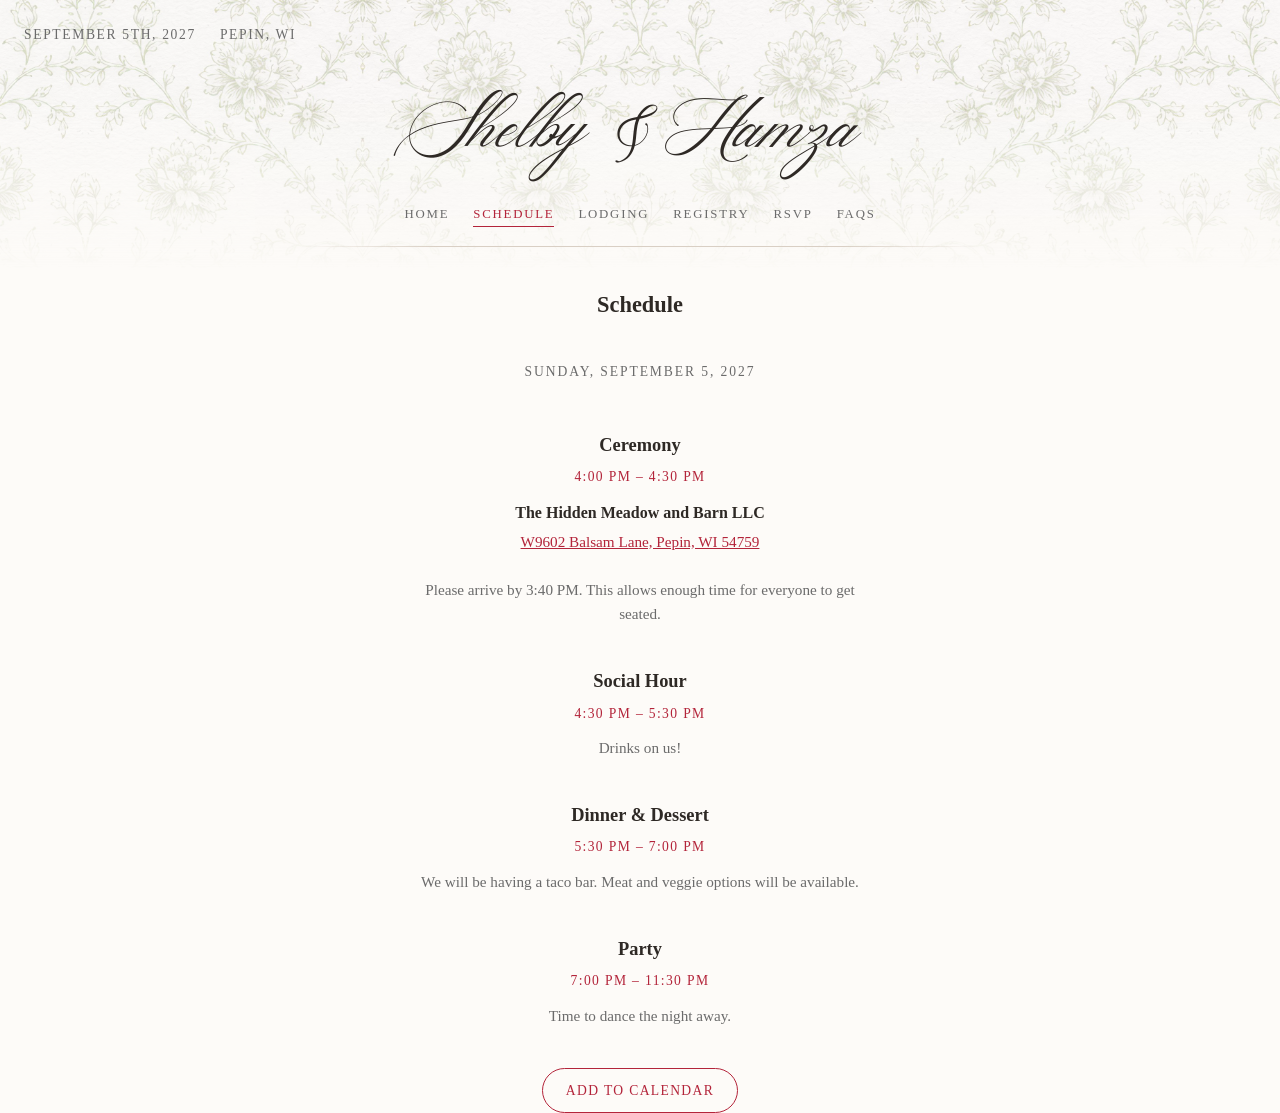
<file: schedule.html>
<!DOCTYPE html>
<html lang="en">
<head>
    <meta charset="UTF-8">
    <meta name="viewport" content="width=device-width, initial-scale=1.0">
    <title>Schedule — Shelby &amp; Hamza</title>

    <link rel="icon" type="image/png"
          href="images/174-1746878_ios-emoji-emoji-iphone-ios-heart-hearts-spin.png">

<style>

html { background: #fdfbf8; }


@font-face {
    font-family: 'Hello Bride';
    src: url('fonts/HelloBrideScript.woff') format('woff'),
         url('fonts/Hello Bride Script.ttf') format('truetype');
    font-weight: 400;
    font-style: normal;
    font-display: swap;
}

body {
    display: flex;
    flex-direction: column;
    min-height: 100vh;
    box-sizing: border-box;
    overflow-x: hidden;
    background: transparent;
    font-family: Georgia, 'Times New Roman', serif;
    line-height: 1.6;
    max-width: 45rem;
    margin: 0 auto;
    padding: 5rem 1.25rem 0;
}

img { max-width: 100%; height: auto; }

.topbar {

    position: absolute;
    top: 1.5rem;
    left: 1.5rem;
    display: flex;
    flex-wrap: wrap;
    gap: 1.5rem;
    font-size: 0.85rem;
    letter-spacing: 0.12em;
    text-transform: uppercase;
    color: #6b6b6b;
    margin: 0;
}

@media (max-width: 52rem) {
    .topbar {
        position: static;
        margin-bottom: 2.5rem;
    }
}

h1 {
    font-family: 'Hello Bride', 'Brush Script MT', Georgia, serif;
    font-weight: 400;
    font-size: clamp(3rem, 11vw, 5rem);
    line-height: 1.25;
    margin: 0;
    text-align: center;
}

a { color: #b3243a; }

.nav {
    display: flex;
    flex-wrap: wrap;
    justify-content: center;
    gap: 1.5rem;
    margin: 1.5rem 0 2.5rem;
    padding-bottom: 1.25rem;
    border-bottom: 1px solid #ddd;
}

.nav a {
    font-size: 0.8rem;
    letter-spacing: 0.14em;
    text-transform: uppercase;
    text-decoration: none;
    color: #6b6b6b;
}

.nav a:hover { color: #b3243a; }

.nav a[aria-current="page"] {
    color: #b3243a;
    border-bottom: 1px solid #b3243a;
    padding-bottom: 2px;
}

h2 { font-size: 1.4rem; margin: 0 0 1.5rem; text-align: center; }

.schedule { text-align: center; }

.day {
    font-size: 0.85rem;
    letter-spacing: 0.14em;
    text-transform: uppercase;
    color: #6b6b6b;
    margin-bottom: 3rem;
}

/* ---------- timeline ---------- */

.timeline {
    max-width: 34rem;
    margin: 0 auto;
}

.event {
    margin-bottom: 2.5rem;
}

.event:last-of-type { margin-bottom: 0; }

.event h3 {
    font-size: 1.15rem;
    margin: 0 0 0.4rem;
}

.event .time {
    margin: 0 0 0.75rem;
    font-size: 0.85rem;
    letter-spacing: 0.1em;
    text-transform: uppercase;
    color: #b3243a;
}

.event .venue {
    margin: 0 0 0.25rem;
    font-weight: bold;
}

.event .address {
    margin: 0;
    font-size: 0.95rem;
}

.event .note {
    margin: 0 auto;
    max-width: 28rem;
    font-size: 0.95rem;
    color: #6b6b6b;
}

.arrive {
    margin: 1.5rem auto 0;
    max-width: 28rem;
    font-size: 0.95rem;
    color: #6b6b6b;
}

.cal {
    display: flex;
    margin-top: 2.5rem;
    flex-wrap: wrap;
    align-items: center;
    justify-content: center;
    gap: 1rem;
}

.cal button {
    font: inherit;
    font-size: 0.85rem;
    letter-spacing: 0.1em;
    text-transform: uppercase;
    padding: 0.65rem 1.4rem;
    border: 1px solid #333;
    border-radius: 3px;
    background: #fdfbf8;
    color: #333;
    cursor: pointer;
}

.cal button:hover { background: #f4efe8; }

.placeholder { color: #6b6b6b; }




/* ---------- fade in on scroll ---------- */

.reveal {
    opacity: 0;
    transform: translateY(16px);
    transition: opacity 0.8s ease, transform 0.8s ease;
}

.reveal.is-in {
    opacity: 1;
    transform: none;
}

@media (prefers-reduced-motion: reduce) {
    .reveal, .reveal.is-in {
        opacity: 1;
        transform: none;
        transition: none;
    }
}




/* ---------- floral band behind the header ---------- */

.topfloral {
    position: absolute;
    top: 0;
    left: 0;
    z-index: -1;              /* sits behind the names and nav */
    width: 100%;
    height: clamp(13rem, 30vw, 17rem);
    /* tiled small rather than blown up to cover - more of the pattern
       shows and it stays sharp (the file is a mirrored pair, so the
       horizontal repeat has no seam) */
    background: url('images/top-floral.jpg') top center / auto 26rem repeat-x;
    opacity: 0.38;
    pointer-events: none;

    /* dissolve into the page at the bottom */
    -webkit-mask-image: linear-gradient(to bottom, #000 0%, #000 38%, transparent 100%);
            mask-image: linear-gradient(to bottom, #000 0%, #000 38%, transparent 100%);
}

/* Animates in only when arriving from a page that has no band
   (see the referrer check in <head>). */
.sides-enter .topfloral {
    animation: band-in 1.4s cubic-bezier(0.22, 0.61, 0.36, 1) both;
}

@keyframes band-in {
    from { opacity: 0;    transform: translateY(-1.75rem); }
    to   { opacity: 0.38; transform: translateY(0); }
}

@media (prefers-reduced-motion: reduce) {
    .sides-enter .topfloral { animation: none; opacity: 0.38; }
}




/* Leaving for the home page: play the band out before navigating. */
.sides-leave .topfloral {
    animation: band-out 0.55s ease-in both;
}

@keyframes band-out {
    from { opacity: 0.38; transform: translateY(0); }
    to   { opacity: 0;    transform: translateY(-1.75rem); }
}

@media (prefers-reduced-motion: reduce) {
    .sides-leave .topfloral { animation: none; }
}





/* ---------- polish ---------- */

body { color: #2e2925; }

::selection { background: #f3dce0; color: #2e2925; }

a { transition: color 0.2s ease; }

/* softer divider under the nav: fades out at both ends */
.nav {
    border-bottom: 0;
    background: linear-gradient(to right, transparent, #d9cfc4 20%, #d9cfc4 80%, transparent)
                bottom / 100% 1px no-repeat;
}

.nav a { transition: color 0.2s ease; }

/* cards on lodging / registry */
.stay, .gift {
    background: #fff;
    border-color: #ece4da;
    border-radius: 10px;
    box-shadow: 0 1px 2px rgba(60, 40, 30, 0.04), 0 8px 24px -12px rgba(60, 40, 30, 0.12);
    transition: transform 0.3s ease, box-shadow 0.3s ease;
}

.stay:hover, .gift:hover {
    transform: translateY(-3px);
    box-shadow: 0 2px 4px rgba(60, 40, 30, 0.05), 0 14px 32px -12px rgba(60, 40, 30, 0.18);
}

/* buttons: rounder, fill with the accent on hover */
.book, .send, .btn, .cal button, .choice {
    border-radius: 999px;
    transition: background 0.2s ease, color 0.2s ease, border-color 0.2s ease;
}

.book, .send, .btn, .cal button { border-color: #b3243a; color: #b3243a; background: transparent; }

.book:hover, .send:hover, .btn:hover, .btn.primary:hover, .cal button:hover {
    background: #b3243a;
    color: #fff;
}

.lookup input { border-radius: 999px; padding-left: 1.1rem; border-color: #d9cfc4; background: #fff; }

/* home: name over the photos reads better with a soft shadow */
.marquee__label { text-shadow: 0 2px 18px rgba(0, 0, 0, 0.45); }

/* home: thin rules between the countdown numbers */
.countdown__unit + .countdown__unit {
    border-left: 1px solid #e6ddd2;
    padding-left: 2.5rem;
}

@media (max-width: 34rem) {
    .countdown__unit + .countdown__unit { padding-left: 1.4rem; }
}

.links a { text-decoration-thickness: 1px; text-underline-offset: 4px; }

</style>

<script>
// Decide BEFORE first paint whether the floral panels should animate in.
// They should when you arrive from the home page or from outside; they
// should not when moving between two pages that already show them.
(function () {

    var WITH_PANELS = [
        'schedule', 'lodging', 'registry',
        'rsvp', 'faqs'
    ];

    var ref = '';
    try { ref = document.referrer || ''; } catch (e) { ref = ''; }

    var cameFromPanelPage = false;

    if (ref) {
        var path = ref.split('?')[0].split('#')[0];
        var file = path.substring(path.lastIndexOf('/') + 1).replace(/\.html$/, '');
        if (file === '') file = 'index';
        cameFromPanelPage = WITH_PANELS.indexOf(file) !== -1;
    }

    if (!cameFromPanelPage) {
        document.documentElement.className += ' sides-enter';
    }
})();
</script>

</head>

<body>

    <div class="topfloral" aria-hidden="true"></div>


    <div class="topbar">
        <span>September 5th, 2027</span>
        <span>Pepin, WI</span>
    </div>

    <h1>Shelby &amp; Hamza</h1>

    <nav class="nav">
        <a href="/">Home</a>
        <a href="/schedule" aria-current="page">Schedule</a>
        <a href="/lodging">Lodging</a>
        <a href="/registry">Registry</a>
        <a href="/rsvp">RSVP</a>
        <a href="/faqs">FAQs</a>
    </nav>


    <h2>Schedule</h2>

    <div class="schedule">

        <p class="day">Sunday, September 5, 2027</p>

        <div class="timeline">

        <div class="event">
            <h3>Ceremony</h3>
            <p class="time">4:00 PM &ndash; 4:30 PM</p>
            <p class="venue">The Hidden Meadow and Barn LLC</p>
            <p class="address">

                <a href="https://www.google.com/maps/search/?api=1&amp;query=44.48456950,-92.13590240&amp;query_place_id=ChIJlw3GJ89J-IcRPDukwjYqDy8"
                   target="_blank"
                   rel="noopener">
                    W9602 Balsam Lane, Pepin, WI 54759
                </a>
            </p>

            <p class="arrive">
                Please arrive by 3:40 PM. This allows enough time for
                everyone to get seated.
            </p>
        </div>

        <div class="event">
            <h3>Social Hour</h3>
            <p class="time">4:30 PM &ndash; 5:30 PM</p>
            <p class="note">Drinks on us!</p>
        </div>

        <div class="event">
            <h3>Dinner &amp; Dessert</h3>
            <p class="time">5:30 PM &ndash; 7:00 PM</p>
            <p class="note">
                We will be having a taco bar. Meat and veggie options
                will be available.
            </p>
        </div>

        <div class="event">
            <h3>Party</h3>
            <p class="time">7:00 PM &ndash; 11:30 PM</p>
            <p class="note">Time to dance the night away.</p>
        </div>

        </div>

        <div class="cal">
            <button id="ics">Add to calendar</button>
        </div>

    </div>

<script>

const EVENT = [
    'BEGIN:VCALENDAR',
    'VERSION:2.0',
    'PRODID:-//shelbyandhamza//wedding//EN',
    'BEGIN:VEVENT',
    'UID:ceremony-20270905@shelbyandhamza.com',
    'DTSTAMP:20260824T000000Z',
    'DTSTART:20270905T210000Z',
    'DTEND:20270905T213000Z',
    'SUMMARY:Shelby & Hamza\'s Wedding',
    'DESCRIPTION:Ceremony begins at 4:00 PM. Please arrive by 3:40 PM.',
    'LOCATION:W9602 Balsam Lane\\, Pepin\\, WI 54759',
    'END:VEVENT',
    'END:VCALENDAR'
].join('\r\n');

document.getElementById('ics').addEventListener('click', function () {

    const blob = new Blob([EVENT], { type: 'text/calendar;charset=utf-8' });

    const link = document.createElement('a');
    link.href = URL.createObjectURL(blob);
    link.download = 'shelby-and-hamza-wedding.ics';
    document.body.appendChild(link);
    link.click();
    document.body.removeChild(link);

    URL.revokeObjectURL(link.href);
});

</script>



<script>
(function () {

    if (!('IntersectionObserver' in window)) return;

    var els = Array.prototype.slice.call(
        document.querySelectorAll('.day, .event, .cal')
    );
    if (!els.length) return;

    els.forEach(function (el, i) {
        el.classList.add('reveal');
        el.style.transitionDelay = Math.min(i, 4) * 0.06 + 's';
    });

    var io = new IntersectionObserver(function (entries) {
        entries.forEach(function (entry) {
            if (entry.isIntersecting) {
                entry.target.classList.add('is-in');
                io.unobserve(entry.target);
            }
        });
    }, { threshold: 0, rootMargin: '0px' });

    els.forEach(function (el) { io.observe(el); });
})();
</script>


<script>
// Clicking through to the home page: run the floral band out first,
// then navigate, so it eases away instead of vanishing.
(function () {

    var HOME = '/';
    var band = document.querySelector('.topfloral');
    if (!band) return;

    var root = document.documentElement;

    // coming back via the back button shouldn't leave the page mid-exit
    window.addEventListener('pageshow', function () {
        root.classList.remove('sides-leave');
    });

    document.addEventListener('click', function (event) {

        if (event.defaultPrevented) return;
        if (event.button !== 0) return;
        if (event.metaKey || event.ctrlKey || event.shiftKey || event.altKey) return;

        var link = event.target.closest ? event.target.closest('a') : null;
        if (!link) return;
        if (link.target && link.target !== '_self') return;

        var href = link.getAttribute('href');
        if (!href) return;
        if (href.split('?')[0].split('#')[0] !== HOME) return;

        var reduce = window.matchMedia &&
                     window.matchMedia('(prefers-reduced-motion: reduce)').matches;
        if (reduce) return;      // let the normal navigation happen

        event.preventDefault();

        var navigated = false;
        function go() {
            if (navigated) return;
            navigated = true;
            window.location.href = href;
        }

        root.classList.remove('sides-enter');
        root.classList.add('sides-leave');

        band.addEventListener('animationend', go, { once: true });
        setTimeout(go, 750);     // fallback if the animation never fires
    });
})();
</script>

</body>
</html>
</file>
